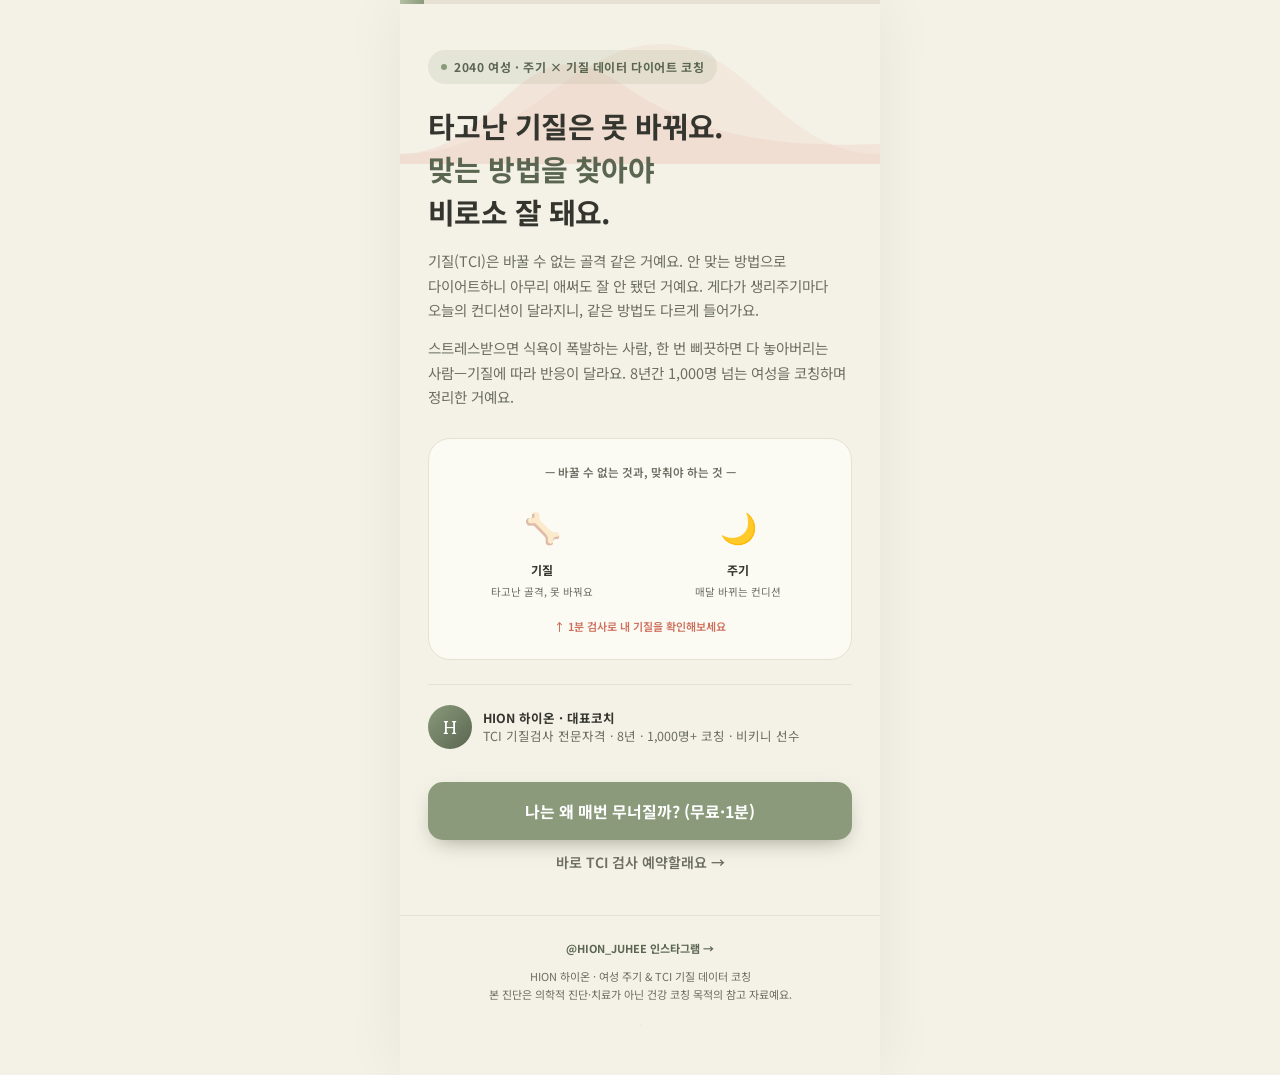
<file: site/diagnosis.html>
<!DOCTYPE html>
<html lang="ko">
<head>
<meta charset="UTF-8">
<meta name="viewport" content="width=device-width, initial-scale=1.0, viewport-fit=cover">
<title>HION · 나는 왜 매번 다이어트에 무너질까?</title>
<link rel="preconnect" href="https://fonts.googleapis.com">
<link rel="preconnect" href="https://fonts.gstatic.com" crossorigin>
<link href="https://fonts.googleapis.com/css2?family=Gowun+Batang:wght@400;700&family=Noto+Sans+KR:wght@300;400;500;700;900&display=swap" rel="stylesheet">
<link rel="stylesheet" href="css/style.css">
</head>
<body>
<div class="wrap">
  <div class="progress"><div class="progress__fill" id="prog"></div></div>

  <!-- 히어로 -->
  <section class="screen on" id="s-hero">
    <div class="hero">
      <div class="hero__curve">
        <svg width="100%" height="160" viewBox="0 0 480 160" preserveAspectRatio="none">
          <path d="M0,150 C80,150 110,60 170,60 C230,60 250,150 480,140 L480,160 L0,160 Z" fill="#E8917F" opacity="0.25"/>
          <path d="M0,150 C120,150 170,40 260,40 C350,40 380,150 480,150 L480,160 L0,160 Z" fill="#E8917F" opacity="0.18"/>
        </svg>
      </div>
      <span class="hero__eyebrow"><span class="dot"></span>2040 여성 · 주기 × 기질 데이터 다이어트 코칭</span>
      <h1>타고난 기질은 못 바꿔요.<br><span class="hl">맞는 방법을 찾아야</span><br>비로소 잘 돼요.</h1>
      <p class="lead">기질(TCI)은 바꿀 수 없는 골격 같은 거예요. 안 맞는 방법으로 다이어트하니 아무리 애써도 잘 안 됐던 거예요. 게다가 생리주기마다 오늘의 컨디션이 달라지니, 같은 방법도 다르게 들어가요.</p>
      <p class="lead">스트레스받으면 식욕이 폭발하는 사람, 한 번 삐끗하면 다 놓아버리는 사람—기질에 따라 반응이 달라요. 8년간 1,000명 넘는 여성을 코칭하며 정리한 거예요.</p>

      <div class="dash">
        <div class="dash__label">— 바꿀 수 없는 것과, 맞춰야 하는 것 —</div>
        <div class="pedals">
          <div class="pedal"><div class="pedal__ic">🦴</div><div class="pedal__name">기질</div><div class="pedal__desc">타고난 골격, 못 바꿔요</div></div>
          <div class="pedal"><div class="pedal__ic">🌙</div><div class="pedal__name">주기</div><div class="pedal__desc">매달 바뀌는 컨디션</div></div>
        </div>
        <div class="dash__note">↑ 1분 검사로 내 기질을 확인해보세요</div>
      </div>

      <div class="hero__sign">
        <div class="ava">H</div>
        <div class="txt"><b>HION 하이온 · 대표코치</b><br>TCI 기질검사 전문자격 · 8년 · 1,000명+ 코칭 · 비키니 선수</div>
      </div>
    </div>
    <div class="sticky-cta">
      <button class="btn btn--primary" onclick="go('s-q')">나는 왜 매번 무너질까? (무료·1분)</button>
      <button class="btn btn--ghost" onclick="go('s-offer')">바로 TCI 검사 예약할래요 →</button>
    </div>
  </section>

  <!-- 질문 -->
  <section class="screen" id="s-q">
    <div class="q">
      <div class="q__count" id="qcount"></div>
      <h2 class="q__title" id="qtitle"></h2>
      <p class="q__sub" id="qsub"></p>
      <div id="qopts"></div>
    </div>
    <div class="sticky-cta">
      <button class="btn btn--primary" id="qnext" onclick="nextQ()" disabled style="opacity:.45">다음</button>
    </div>
  </section>

  <!-- 분석 -->
  <section class="screen" id="s-analyze">
    <div class="analyze">
      <div class="speedo">
        <svg width="120" height="120" viewBox="0 0 120 120">
          <defs><linearGradient id="sg" x1="0" y1="0" x2="1" y2="1"><stop offset="0" stop-color="#B4BFA4"/><stop offset="1" stop-color="#8A9A7B"/></linearGradient></defs>
          <circle fill="none" stroke="#E6E1D2" stroke-width="9" stroke-linecap="round" cx="60" cy="60" r="54" stroke-dasharray="254 339"/>
          <circle id="spfg" fill="none" stroke="url(#sg)" stroke-width="9" stroke-linecap="round" cx="60" cy="60" r="54" stroke-dasharray="339" stroke-dashoffset="339"/>
        </svg>
        <div class="speedo__pct" id="sppct">0</div>
      </div>
      <h2 class="serif">다이어트 성향을 분석하는 중</h2>
      <p>당신의 기질과 주기를 맞춰보고 있어요</p>
      <div class="analyze__step" id="astep">· 다이어트 성향 분류 중…</div>
    </div>
  </section>

  <!-- 결과 맛보기 (타입만 공개) -->
  <section class="screen" id="s-teaser">
    <div class="teaser">
      <div class="teaser__head">
        <div class="teaser__badge">당신의 기질 타입</div>
        <div class="teaser__emoji" id="t-emoji"></div>
        <div class="teaser__type" id="t-type"></div>
        <div class="teaser__tag" id="t-tag"></div>
      </div>
      <div class="lockcard">
        <div class="lockcard__h"><span class="ic">🔍</span>왜 매번 여기서 무너졌을까요</div>
        <div class="lockcard__blur">당신은 특정 주기 구간에서 식욕이 폭발하는 패턴이 보여요. 이건 의지가 약한 게 아니라 기질과 주기가 겹친 결과라서, 참는 방식으로는 절대 안 잡혀요. 진짜 원인은…</div>
        <div class="lockcard__lock"><span class="ic">🔒</span><span class="t">전체 분석은 아래에서 열려요</span></div>
      </div>
      <div class="lockcard">
        <div class="lockcard__h"><span class="ic">🧭</span>나만의 다이어트 성공법</div>
        <div class="lockcard__blur">당신 타입은 '금지'가 아니라 '대체'로 설계해야 잘 맞아요. 취약한 시기엔 미리 이렇게 자극을 분산시키고, 이런 루틴을 깔면…</div>
        <div class="lockcard__lock"><span class="ic">🔒</span><span class="t">맞춤 성공법은 아래에서 열려요</span></div>
      </div>
      <div class="teaser__note">타입은 나왔어요. 이제 <b>왜 무너지는지 + 나만의 다이어트 성공법</b>이 궁금하죠? 바로 아래에서 전부 열어드릴게요.</div>
    </div>
    <div class="sticky-cta">
      <button class="btn btn--primary" onclick="go('s-predict')">내 전체 분석 결과 보기 →</button>
    </div>
  </section>

  <!-- 90일 예측 (기대 빌드업) -->
  <section class="screen" id="s-predict">
    <div class="predict">
      <p class="predict__eyebrow">당신 타입에 맞게 관리하면</p>
      <h2 class="predict__title serif">90일 뒤,<br>이렇게 달라질 거예요</h2>
      <div class="predict__list" id="predict-list"></div>
      <p class="predict__note">실제 코칭에서 가장 많이 나온 변화예요. 당신 타입엔 특히 이 순서로 와요.</p>
    </div>
    <div class="sticky-cta">
      <button class="btn btn--primary" onclick="go('s-gate')">그럼 내 결과 받아볼게요 →</button>
    </div>
  </section>

  <!-- 연락처 게이트 -->
  <section class="screen" id="s-gate">
    <div class="form">
      <h2 class="serif">결과를 보려면<br>잠깐 알려주세요</h2>
      <p class="sub">왜 무너지는지 + 나만의 다이어트 성공법, 입력하면 바로 화면에서 전체 결과가 열려요.</p>
      <div class="field"><label>성함</label><input id="gate-name" type="text" placeholder="이름을 적어주세요"></div>
      <div class="field"><label>연락처</label><input id="gate-contact" type="text" placeholder="휴대폰 번호 또는 카톡 ID"></div>
      <button class="btn btn--primary" onclick="unlockResult()">내 전체 결과 열기 🔓</button>
      <p class="formnote">결제 아니에요. 결과 전달·코칭 안내 외엔 쓰지 않아요.</p>
    </div>
  </section>

  <!-- 결과 -->
  <section class="screen" id="s-result">
    <div class="rhead">
      <div class="rhead__badge">당신의 기질 타입</div>
      <div class="rhead__emoji" id="remoji"></div>
      <div class="rhead__type" id="rtype"></div>
      <div class="rhead__tag" id="rtag"></div>
    </div>
    <div class="rbody">
      <div class="combo">
        <div class="combo__item"><div class="lab">기질 타입</div><div class="val" id="rtemp"></div></div>
        <div class="combo__item"><div class="lab">취약한 시기</div><div class="val" id="rphase"></div></div>
      </div>
      <div class="rcard"><div class="rcard__h"><span class="ic">🔍</span>왜 매번 여기서 무너졌을까요</div><p id="rwhy"></p></div>
      <div class="rcard"><div class="rcard__h"><span class="ic">🧭</span>나만의 다이어트 성공법</div><p id="rhow"></p></div>
    </div>
    <div class="trust">
      <h3 class="serif">8년 데이터로<br>내 몸을 읽어드려요</h3>
      <p class="sub">막연한 감이 아니라, 현장 경험 + TCI 심리검사 기반이에요</p>
      <div class="tstat">
        <div class="tstat__box"><div class="n">8년</div><div class="l">여성 전문 코칭</div></div>
        <div class="tstat__div"></div>
        <div class="tstat__box"><div class="n">1,000+</div><div class="l">유료 코칭 경험</div></div>
        <div class="tstat__div"></div>
        <div class="tstat__box"><div class="n">23kg</div><div class="l">대표 본인 요요 극복</div></div>
      </div>
      <div class="tquote">"저도 다이어트만 보다가 무월경까지 갔었어요. 5개월간 스스로 회복하고, 이제 같은 길 걷는 분들을 도와요. 의지로 억지로 누르는 게 아니라, 내 기질을 먼저 아는 게 시작이에요."<span class="who">— HION 대표코치</span></div>
    </div>
    <div class="sticky-cta">
      <button class="btn btn--mauve" onclick="go('s-offer')">내 기질 정밀하게 진단받기 →</button>
    </div>
  </section>

  <!-- 오퍼 (진단) -->
  <section class="screen" id="s-offer">
    <div class="offer">
      <p class="offer__lead">간이 진단은 여기까지예요.<br><b>진짜 내 다이어트 성향은 TCI 검사로 정확히 읽어요.</b></p>
      <h2 class="serif">TCI 1:1 기질 진단</h2>
      <div class="pcard">
        <div class="pcard__ribbon">선착순</div>
        <div class="pcard__name">TCI 기질 진단 + 1:1 리포트</div>
        <div class="pcard__desc">제가 직접 경험하고, 현장에서 여성 회원님들과 소통하며 알게 됐어요. 다낭성처럼 대사가 무너진 몸은 '내 기질이 어디서 무너지는지, 주기 어디서 약해지는지'를 알아야 회복돼요. 그걸 정확히 짚어드려요.</div>
        <div class="pcard__price"><span class="now">7만원</span><span class="unit">/ 1회 진단</span></div>
        <ul class="pcard__feat">
          <li>TCI 심리검사 (전문자격 코치가 직접 해석)</li>
          <li>내 기질 × 주기 맞춤 리포트</li>
          <li>지금 무너지는 지점 1:1 진단</li>
          <li>빵니스 그룹 프로그램 우선 안내</li>
        </ul>
        <a class="btn btn--mauve" style="display:flex;align-items:center;justify-content:center" href="https://forms.gle/b4WQNssETVmGFpK58" target="_blank" rel="noopener">진단 신청하기</a>
      </div>

      <div class="reviews">
        <div class="reviews__label">먼저 받아본 분들의 이야기예요</div>
        <div class="rev">
          <div class="rev__quote">단순히 몸 문제가 아니라 제 성격을 먼저 파악해주시고 그 위에서 해결법을 알려주셔서, 상담받는 동안 공감과 깨달음을 많이 얻었어요.</div>
          <span class="rev__tag">🎯 다낭성 진단 후 상담</span>
        </div>
        <div class="rev">
          <div class="rev__quote">사전 기질검사를 바탕으로 제 성격에 맞는 식습관·운동 계획을 짜주셔서 동기부여가 됐어요. 추상적인 상담이 아니라 구체적이어서 좋았어요.</div>
          <span class="rev__tag">🌙 다낭성·회복 코칭</span>
        </div>
        <div class="rev">
          <div class="rev__quote">제가 안 좋은 성격이라 생각했던 부분이 사실 기질이라는 걸 알고 나니 마음이 편해졌어요. 검사 결과 들으면서 눈물이 핑 돌았어요.</div>
          <span class="rev__tag">✨ TCI 검사 후기</span>
        </div>
      </div>

      <div class="secondary"><a href="https://forms.gle/j6H7hRR7s6yQSfCM9" target="_blank" rel="noopener">진단은 아직 부담돼요. 앱 수요조사만 참여할래요 →</a></div>
    </div>

    <!-- 앱 미리보기 -->
    <div class="appsec">
      <div class="appsec__tag">기획 중</div>
      <h2 class="serif">이 진단, 매일 아침<br>앱으로 만들면 어떨까요?</h2>
      <p class="appsec__lead">내 기질과 오늘 주기에 맞춘 식단·운동·멘탈 가이드를, 단계별 캐릭터로 쉽게 보여줄 거예요. 아직 만들기 전이라, 솔직한 의견이 필요해요.</p>
      <div class="phases">
        <div class="phase"><div class="phase__ic">🩸</div><div class="phase__d">DAY 1-7</div><div class="phase__n">생리기</div></div>
        <div class="phase"><div class="phase__ic">🌱</div><div class="phase__d">DAY 7-14</div><div class="phase__n">난포기</div></div>
        <div class="phase"><div class="phase__ic">☀️</div><div class="phase__d">DAY 14-21</div><div class="phase__n">배란기</div></div>
        <div class="phase"><div class="phase__ic">🌧️</div><div class="phase__d">DAY 21-28</div><div class="phase__n">황체기</div></div>
      </div>
      <div class="plans">
        <div class="plan">
          <div class="plan__name">베이직 (가격 예시)</div>
          <div class="plan__price"><span class="w">19,000원</span><span class="u">/ 월</span></div>
          <ul class="plan__feat">
            <li>내 기질 × 주기 맞춤 데일리 루틴</li>
            <li>식단·운동·생활 가이드</li>
            <li>주기 단계별 알림</li>
          </ul>
        </div>
        <div class="plan feat">
          <div class="plan__badge">코치 피드백 포함</div>
          <div class="plan__name">프리미엄 (가격 예시)</div>
          <div class="plan__price"><span class="w">39,000원</span><span class="u">/ 월</span></div>
          <ul class="plan__feat">
            <li>베이직 전체 +</li>
            <li>주 1회 코치 식사·루틴 피드백</li>
            <li>월 1회 1:1 점검</li>
            <li>무너졌을 때 회복 코칭</li>
          </ul>
        </div>
      </div>
      <div class="appsec__poll">결제·가입이 아니에요. <b>이런 앱이 나오면 진짜 쓸 생각이 있는지</b> 솔직한 의견만 들려주시면 돼요.<br>참여해주시면 <b>커피 쿠폰 100% 발송</b>해드려요 (2~3일 이내).</div>
      <a class="btn btn--coral" style="display:flex;align-items:center;justify-content:center" href="https://forms.gle/j6H7hRR7s6yQSfCM9" target="_blank" rel="noopener">수요조사 참여하기 (무료·30초)</a>
    </div>
  </section>

  <!-- 폼 빵니스 대기 -->
  <section class="screen" id="s-form2">
    <div class="form">
      <h2 class="serif">빵니스 오픈 알림</h2>
      <p class="sub">방구석 웰니스, 4주 그룹 프로그램이에요. 오픈하면 가장 먼저 알려드릴게요.</p>
      <div class="field"><label>성함</label><input id="g-name" type="text" placeholder="이름을 적어주세요"></div>
      <div class="field"><label>연락처</label><input id="g-contact" type="text" placeholder="휴대폰 번호 또는 카톡 ID"></div>
      <button class="btn btn--primary" onclick="submitBooking('wait')">알림 신청하기</button>
      <p class="formnote">오픈 소식 외 다른 연락은 보내지 않아요.</p>
    </div>
  </section>

  <!-- 완료 -->
  <section class="screen" id="s-done">
    <div class="done">
      <div class="done__icon"><svg viewBox="0 0 24 24" fill="none" stroke="#fff" stroke-width="3" stroke-linecap="round" stroke-linejoin="round"><polyline points="20 6 9 17 4 12"/></svg></div>
      <h2 class="serif" id="done-title">신청이 접수됐어요</h2>
      <p id="done-msg">남겨주신 연락처로 하이온이 직접 연락드릴게요 🌙</p>
      <a class="insta" id="done-insta" href="#" target="_blank" rel="noopener"><svg viewBox="0 0 24 24" fill="none" stroke="#fff" stroke-width="2"><rect x="2" y="2" width="20" height="20" rx="5"/><circle cx="12" cy="12" r="4"/><circle cx="17.5" cy="6.5" r="1.2" fill="#fff" stroke="none"/></svg>인스타그램에서 더 보기 @HION_JUHEE</a>
      <p class="num" id="done-num"></p>
    </div>
  </section>

  <div class="foot">
    <p><a href="https://instagram.com/HION_JUHEE" target="_blank" rel="noopener" style="color:var(--sage-deep);font-weight:700;text-decoration:none">@HION_JUHEE 인스타그램 →</a></p>
    <p style="margin-top:10px">HION 하이온 · 여성 주기 &amp; TCI 기질 데이터 코칭<br>본 진단은 의학적 진단·치료가 아닌 건강 코칭 목적의 참고 자료예요.</p>
    <a class="adminlink" onclick="openAdmin()">·</a>
  </div>
</div>

<script src="js/script.js"></script>
</body>
</html>
</file>
<file: site/css/style.css>
:root{
  --sage:#8A9A7B; --sage-deep:#5A6650; --sage-soft:#B4BFA4;
  --cream:#F4F1E6; --card:#FBFAF3;
  --coral:#E8917F; --coral-deep:#CE6F5C;   /* 코랄 포인트 */
  --mauve:#C9A7A0; --mauve-deep:#A67E78;
  --ink:#33352E; --ink-soft:#6B6E61; --line:#E6E1D2;
}
*{margin:0;padding:0;box-sizing:border-box;-webkit-tap-highlight-color:transparent}
html{scroll-behavior:smooth}
body{font-family:'Noto Sans KR',sans-serif;background:var(--cream);color:var(--ink);line-height:1.7;overflow-x:hidden}
.wrap{max-width:480px;margin:0 auto;background:var(--cream);min-height:100vh;position:relative;box-shadow:0 0 60px rgba(0,0,0,.06)}
.serif{font-family:'Gowun Batang',serif}
.screen{display:none;animation:fade .55s ease}
.screen.on{display:block}
@keyframes fade{from{opacity:0;transform:translateY(14px)}to{opacity:1;transform:translateY(0)}}
@media (prefers-reduced-motion:reduce){.screen{animation:none}*{transition:none!important;animation:none!important}}

.progress{position:sticky;top:0;z-index:50;height:4px;background:var(--line)}
.progress__fill{height:100%;width:0;background:linear-gradient(90deg,var(--sage-soft),var(--sage));transition:width .5s ease}

/* 히어로 */
.hero{padding:46px 28px 28px;position:relative;overflow:hidden}
.hero__curve{position:absolute;left:0;right:0;top:0;height:160px;overflow:hidden;opacity:.5;pointer-events:none}
.hero__eyebrow{display:inline-flex;align-items:center;gap:7px;font-size:12px;font-weight:700;letter-spacing:.05em;color:var(--sage-deep);background:rgba(138,154,123,.14);padding:7px 13px;border-radius:100px;margin-bottom:20px;position:relative}
.hero__eyebrow .dot{width:6px;height:6px;border-radius:50%;background:var(--sage);animation:pulse 2s infinite}
@keyframes pulse{0%,100%{opacity:1}50%{opacity:.35}}
.hero h1{font-size:29px;font-weight:700;line-height:1.48;letter-spacing:-.02em;margin-bottom:16px;word-break:keep-all;position:relative}
.hero h1 .hl{color:var(--sage-deep);position:relative;white-space:nowrap}
.hero h1 .hl::after{content:"";position:absolute;left:-2px;right:-2px;bottom:1px;height:11px;background:rgba(232,145,127,.32);z-index:-1;border-radius:3px}
.hero p.lead{font-size:14.5px;color:var(--ink-soft);margin-bottom:13px;word-break:keep-all;position:relative}

.dash{margin:28px 0 8px;background:var(--card);border:1px solid var(--line);border-radius:22px;padding:24px 22px}
.dash__label{font-size:11.5px;color:var(--ink-soft);text-align:center;margin-bottom:18px;font-weight:600}
.pedals{display:flex;gap:14px}
.pedal{flex:1;text-align:center}
.pedal__ic{font-size:30px;margin-bottom:8px}
.pedal__bar{height:7px;border-radius:5px;background:var(--line);overflow:hidden;margin-bottom:8px}
.pedal__fill{height:100%;width:0;border-radius:5px;transition:width 1.2s cubic-bezier(.2,.7,.2,1)}
.pedal__name{font-size:12px;font-weight:700;color:var(--ink)}
.pedal__desc{font-size:10.5px;color:var(--ink-soft);margin-top:3px}
.dash__note{font-size:11px;color:var(--coral-deep);text-align:center;margin-top:16px;font-weight:600}

.hero__sign{display:flex;align-items:center;gap:11px;margin-top:24px;padding-top:20px;border-top:1px solid var(--line)}
.hero__sign .ava{width:44px;height:44px;border-radius:50%;background:linear-gradient(135deg,var(--sage),var(--sage-deep));display:flex;align-items:center;justify-content:center;color:#fff;font-weight:700;font-size:18px;flex-shrink:0;font-family:'Gowun Batang',serif}
.hero__sign .txt{font-size:12.5px;color:var(--ink-soft);line-height:1.5}
.hero__sign .txt b{color:var(--ink);font-weight:700}

.btn{display:block;width:100%;border:none;cursor:pointer;font-family:inherit;font-size:16px;font-weight:700;border-radius:15px;padding:17px;transition:transform .15s,box-shadow .2s,background .2s,filter .2s;text-align:center}
.btn--primary{background:var(--sage);color:#fff;box-shadow:0 8px 22px -9px rgba(90,102,80,.65)}
.btn--primary:hover{background:var(--sage-deep);transform:translateY(-2px)}
.btn--mauve{background:var(--mauve-deep);color:#fff;box-shadow:0 8px 22px -9px rgba(166,126,120,.6)}
.btn--mauve:hover{filter:brightness(1.06);transform:translateY(-2px)}
.btn--coral{background:var(--coral-deep);color:#fff;box-shadow:0 8px 22px -9px rgba(206,111,92,.6)}
.btn--coral:hover{filter:brightness(1.06);transform:translateY(-2px)}
.btn--ghost{background:transparent;color:var(--ink-soft);font-weight:600;font-size:14px;padding:12px}
.btn--ghost:hover{color:var(--ink)}
.btn--outline{background:transparent;color:var(--sage-deep);border:1.5px solid var(--sage);font-size:15px}
.btn--outline:hover{background:rgba(138,154,123,.08)}
.btn:focus-visible{outline:3px solid var(--sage-soft);outline-offset:2px}

.sticky-cta{position:sticky;bottom:0;padding:20px 28px calc(16px + env(safe-area-inset-bottom));background:linear-gradient(transparent,var(--cream) 42%);z-index:40}

/* 질문 */
.q{padding:36px 28px 24px}
.q__count{font-size:12px;font-weight:700;letter-spacing:.05em;color:var(--sage);margin-bottom:13px}
.q__title{font-size:21px;font-weight:700;line-height:1.46;letter-spacing:-.01em;margin-bottom:7px;word-break:keep-all}
.q__sub{font-size:13px;color:var(--ink-soft);margin-bottom:22px}
.opt{display:flex;align-items:center;gap:13px;width:100%;background:var(--card);border:1.5px solid var(--line);border-radius:14px;padding:16px;margin-bottom:11px;cursor:pointer;transition:all .18s;text-align:left;font-family:inherit;font-size:14.5px;color:var(--ink);font-weight:500;line-height:1.45}
.opt:hover{border-color:var(--sage-soft);background:#fff}
.opt.sel{border-color:var(--sage);background:rgba(138,154,123,.09)}
.opt__check{width:21px;height:21px;border-radius:50%;border:2px solid var(--line);flex-shrink:0;display:flex;align-items:center;justify-content:center;transition:all .18s}
.opt.sel .opt__check{border-color:var(--sage);background:var(--sage)}
.opt.sel .opt__check::after{content:"";width:8px;height:8px;border-radius:50%;background:#fff}
.opt__emoji{font-size:20px;flex-shrink:0;width:24px;text-align:center}

/* 분석 */
.analyze{padding:88px 28px;text-align:center;min-height:78vh;display:flex;flex-direction:column;justify-content:center}
.analyze h2{font-size:22px;font-weight:700;margin-bottom:12px}
.analyze p{font-size:13.5px;color:var(--ink-soft);margin-bottom:32px}
.speedo{width:120px;height:120px;margin:0 auto 26px;position:relative}
.speedo svg{transform:rotate(135deg)}
.speedo__pct{position:absolute;inset:0;display:flex;align-items:center;justify-content:center;font-size:24px;font-weight:800;color:var(--sage-deep);font-family:'Gowun Batang',serif}
.analyze__step{font-size:13px;color:var(--ink-soft);min-height:22px;transition:opacity .3s}

/* 결과 */
.rhead{padding:34px 28px 24px;text-align:center}
.rhead__badge{font-size:12px;font-weight:700;letter-spacing:.06em;color:var(--coral-deep);margin-bottom:14px}
.rhead__emoji{font-size:58px;margin-bottom:6px;line-height:1}
.rhead__type{font-size:29px;font-weight:700;line-height:1.35;margin-bottom:8px;letter-spacing:-.02em}
.rhead__type .em{color:var(--coral-deep)}
.rhead__tag{font-size:14px;color:var(--ink-soft);word-break:keep-all;max-width:300px;margin:0 auto}
.rbody{padding:6px 28px 26px}
.combo{display:flex;gap:10px;margin-bottom:15px}
.combo__item{flex:1;background:var(--card);border:1px solid var(--line);border-radius:14px;padding:15px 12px;text-align:center}
.combo__item .lab{font-size:10.5px;color:var(--ink-soft);margin-bottom:6px;font-weight:600}
.combo__item .val{font-size:14px;font-weight:700;color:var(--sage-deep);line-height:1.3}
.rcard{background:var(--card);border:1px solid var(--line);border-radius:18px;padding:21px 19px;margin-bottom:13px}
.rcard__h{display:flex;align-items:center;gap:9px;font-size:13px;font-weight:700;color:var(--sage-deep);margin-bottom:11px}
.rcard__h .ic{width:27px;height:27px;border-radius:9px;background:rgba(138,154,123,.16);display:flex;align-items:center;justify-content:center;font-size:14px}
.rcard p{font-size:14px;color:var(--ink);line-height:1.68;word-break:keep-all}
.rcard p strong{color:var(--coral-deep)}

/* 맛보기 잠금 */
.teaser{padding:34px 28px 26px}
.teaser__head{text-align:center;margin-bottom:22px}
.teaser__badge{font-size:12px;font-weight:700;letter-spacing:.06em;color:var(--coral-deep);margin-bottom:12px}
.teaser__emoji{font-size:58px;line-height:1;margin-bottom:6px}
.teaser__type{font-size:29px;font-weight:700;line-height:1.35;margin-bottom:8px;letter-spacing:-.02em}
.teaser__type .em{color:var(--coral-deep)}
.teaser__tag{font-size:14px;color:var(--ink-soft);word-break:keep-all;max-width:300px;margin:0 auto}
.lockcard{position:relative;background:var(--card);border:1px solid var(--line);border-radius:18px;padding:21px 19px;margin-bottom:13px;overflow:hidden;min-height:96px}
.lockcard__h{display:flex;align-items:center;gap:9px;font-size:13px;font-weight:700;color:var(--sage-deep);margin-bottom:11px}
.lockcard__h .ic{width:27px;height:27px;border-radius:9px;background:rgba(138,154,123,.16);display:flex;align-items:center;justify-content:center;font-size:14px}
.lockcard__blur{filter:blur(6px);opacity:.5;font-size:14px;color:var(--ink);line-height:1.68;user-select:none}
.lockcard__lock{position:absolute;left:0;right:0;bottom:0;top:38px;display:flex;flex-direction:column;align-items:center;justify-content:center;gap:5px;background:linear-gradient(transparent,rgba(251,250,243,.65) 45%)}
.lockcard__lock .ic{font-size:21px}
.lockcard__lock .t{font-size:12.5px;font-weight:700;color:var(--coral-deep)}
.teaser__note{margin-top:8px;background:rgba(232,145,127,.1);border-radius:12px;padding:14px;text-align:center;font-size:13px;color:var(--ink);line-height:1.55}
.teaser__note b{color:var(--coral-deep)}

/* 90일 예측 */
.predict{padding:44px 28px 26px;min-height:74vh}
.predict__eyebrow{text-align:center;font-size:13px;font-weight:600;color:var(--ink-soft);margin-bottom:10px}
.predict__title{text-align:center;font-size:27px;font-weight:700;line-height:1.4;margin-bottom:30px;letter-spacing:-.02em}
.predict__list{display:flex;flex-direction:column;gap:11px;margin-bottom:20px}
.predict__item{display:flex;align-items:center;gap:13px;background:var(--card);border:1px solid var(--line);border-radius:14px;padding:15px 17px;opacity:0;transform:translateY(10px);animation:slideup .5s ease forwards}
.predict__item .pic{width:34px;height:34px;border-radius:10px;display:flex;align-items:center;justify-content:center;font-size:17px;flex-shrink:0}
.predict__item .ptxt{font-size:14.5px;font-weight:600;color:var(--ink)}
@keyframes slideup{to{opacity:1;transform:translateY(0)}}
.predict__note{text-align:center;font-size:12px;color:var(--ink-soft);line-height:1.55}

.trust{background:var(--sage-deep);color:#fff;padding:36px 28px;margin-top:6px}
.trust h3{font-size:19px;font-weight:700;text-align:center;margin-bottom:6px;line-height:1.45}
.trust .sub{font-size:12.5px;text-align:center;color:rgba(255,255,255,.68);margin-bottom:24px;word-break:keep-all}
.tstat{display:flex;gap:10px;margin-bottom:20px}
.tstat__box{flex:1;text-align:center}
.tstat__box .n{font-size:26px;font-weight:800;line-height:1;margin-bottom:6px;font-family:'Gowun Batang',serif}
.tstat__box .l{font-size:10.5px;color:rgba(255,255,255,.7);line-height:1.4}
.tstat__div{width:1px;background:rgba(255,255,255,.16)}
.tquote{background:rgba(255,255,255,.08);border-radius:14px;padding:17px;font-size:13px;line-height:1.66;color:rgba(255,255,255,.92)}
.tquote .who{display:block;margin-top:9px;font-size:11px;color:var(--sage-soft);font-weight:600}

/* 오퍼 (진단) */
.offer{padding:36px 28px 24px}
.offer__lead{text-align:center;font-size:13.5px;color:var(--ink-soft);margin-bottom:8px;word-break:keep-all}
.offer__lead b{color:var(--coral-deep)}
.offer h2{text-align:center;font-size:23px;font-weight:700;margin-bottom:22px;line-height:1.4}
.pcard{background:var(--card);border:2px solid var(--sage);border-radius:20px;padding:25px 21px;margin-bottom:15px;position:relative;overflow:hidden}
.pcard__ribbon{position:absolute;top:14px;right:-34px;background:var(--coral-deep);color:#fff;font-size:11px;font-weight:700;padding:5px 40px;transform:rotate(45deg)}
.pcard__name{font-size:17.5px;font-weight:700;margin-bottom:4px}
.pcard__desc{font-size:12.5px;color:var(--ink-soft);margin-bottom:16px;line-height:1.6;word-break:keep-all}
.pcard__price{display:flex;align-items:baseline;gap:8px;margin-bottom:16px}
.pcard__price .now{font-size:29px;font-weight:800;color:var(--sage-deep);font-family:'Gowun Batang',serif}
.pcard__price .unit{font-size:13px;color:var(--ink-soft)}
.pcard__feat{list-style:none;margin-bottom:18px}
.pcard__feat li{font-size:13.5px;color:var(--ink);padding:7px 0;padding-left:25px;position:relative;line-height:1.45}
.pcard__feat li::before{content:"✓";position:absolute;left:0;color:var(--sage);font-weight:800}
.secondary{text-align:center;margin-top:14px}
.secondary a{font-size:13px;color:var(--ink-soft);text-decoration:underline;text-underline-offset:3px;cursor:pointer}

/* 후기 카드 */
.reviews{margin:20px 0 8px}
.reviews__label{font-size:12px;font-weight:700;letter-spacing:.05em;color:var(--sage-deep);text-align:center;margin-bottom:14px}
.rev{background:var(--card);border:1px solid var(--line);border-radius:16px;padding:18px 18px;margin-bottom:11px;position:relative}
.rev__quote{font-size:13.5px;color:var(--ink);line-height:1.65;word-break:keep-all;margin-bottom:10px}
.rev__quote::before{content:"\201C";color:var(--sage);font-weight:800;margin-right:2px}
.rev__quote::after{content:"\201D";color:var(--sage);font-weight:800;margin-left:2px}
.rev__tag{display:inline-flex;align-items:center;gap:6px;font-size:11px;font-weight:700;color:var(--sage-deep);background:rgba(138,154,123,.12);padding:5px 11px;border-radius:100px}

/* 앱 미리보기 */
.appsec{background:linear-gradient(180deg,var(--cream),#EFE9DA);padding:38px 28px 30px;margin-top:8px;border-top:1px solid var(--line)}
.appsec__tag{text-align:center;font-size:12px;font-weight:700;letter-spacing:.05em;color:var(--coral-deep);margin-bottom:10px}
.appsec h2{text-align:center;font-size:22px;font-weight:700;line-height:1.42;margin-bottom:8px;word-break:keep-all}
.appsec__lead{text-align:center;font-size:13px;color:var(--ink-soft);margin-bottom:24px;word-break:keep-all}
.phases{display:flex;gap:8px;margin-bottom:26px}
.phase{flex:1;text-align:center;background:var(--card);border:1px solid var(--line);border-radius:13px;padding:13px 6px}
.phase__ic{font-size:24px;margin-bottom:5px}
.phase__d{font-size:9.5px;color:var(--ink-soft);font-weight:600;margin-bottom:2px}
.phase__n{font-size:10.5px;font-weight:700;color:var(--ink);line-height:1.3}
.plans{display:flex;flex-direction:column;gap:12px;margin-bottom:8px}
.plan{background:var(--card);border:1.5px solid var(--line);border-radius:16px;padding:20px 18px;position:relative}
.plan.feat{border-color:var(--coral);border-width:2px}
.plan__badge{position:absolute;top:-10px;left:18px;background:var(--coral-deep);color:#fff;font-size:10.5px;font-weight:700;padding:3px 11px;border-radius:100px}
.plan__name{font-size:15px;font-weight:700;margin-bottom:4px}
.plan__price{display:flex;align-items:baseline;gap:6px;margin-bottom:12px}
.plan__price .w{font-size:25px;font-weight:800;color:var(--sage-deep);font-family:'Gowun Batang',serif}
.plan__price .u{font-size:12px;color:var(--ink-soft)}
.plan__feat{list-style:none}
.plan__feat li{font-size:12.5px;color:var(--ink-soft);padding:4px 0;padding-left:20px;position:relative;line-height:1.4}
.plan__feat li::before{content:"·";position:absolute;left:6px;color:var(--coral);font-weight:800}
.appsec__poll{text-align:center;font-size:11px;color:var(--ink-soft);margin:16px 0 18px;background:rgba(232,145,127,.1);border-radius:10px;padding:11px;line-height:1.5}
.appsec__poll b{color:var(--coral-deep)}

/* 폼 */
.form{padding:36px 28px 40px}
.form h2{font-size:22px;font-weight:700;margin-bottom:6px}
.form p.sub{font-size:13.5px;color:var(--ink-soft);margin-bottom:22px;word-break:keep-all}
.field{margin-bottom:15px}
.field label{display:block;font-size:13px;font-weight:600;color:var(--ink);margin-bottom:7px}
.field input,.field textarea{width:100%;border:1.5px solid var(--line);border-radius:12px;padding:14px;font-family:inherit;font-size:15px;color:var(--ink);background:var(--card);transition:border .18s}
.field input:focus,.field textarea:focus{outline:none;border-color:var(--sage)}
.field textarea{resize:vertical;min-height:64px}
.formnote{font-size:11px;color:var(--ink-soft);text-align:center;margin-top:13px;line-height:1.55}

/* 완료 */
.done{padding:64px 28px;text-align:center;min-height:78vh;display:flex;flex-direction:column;justify-content:center}
.done__icon{width:70px;height:70px;border-radius:50%;background:var(--sage);margin:0 auto 22px;display:flex;align-items:center;justify-content:center;animation:pop .5s ease}
@keyframes pop{0%{transform:scale(0)}70%{transform:scale(1.12)}100%{transform:scale(1)}}
.done__icon svg{width:33px;height:33px}
.done h2{font-size:23px;font-weight:700;margin-bottom:12px}
.done p{font-size:14px;color:var(--ink-soft);margin-bottom:8px;word-break:keep-all}
.done .insta{margin-top:22px;background:linear-gradient(95deg,#F58529,#DD2A7B 50%,#8134AF);color:#fff;font-weight:700;padding:15px;border-radius:13px;font-size:15px;display:flex;align-items:center;justify-content:center;gap:8px;text-decoration:none}
.done .insta svg{width:19px;height:19px}
.done .num{margin-top:22px;font-size:12.5px;color:var(--sage-deep);font-weight:600}

.foot{padding:24px 28px 40px;text-align:center;border-top:1px solid var(--line);background:var(--cream)}
.foot p{font-size:11px;color:var(--ink-soft);line-height:1.6}
.adminlink{display:inline-block;margin-top:12px;font-size:10px;color:var(--line);text-decoration:none}
</file>
